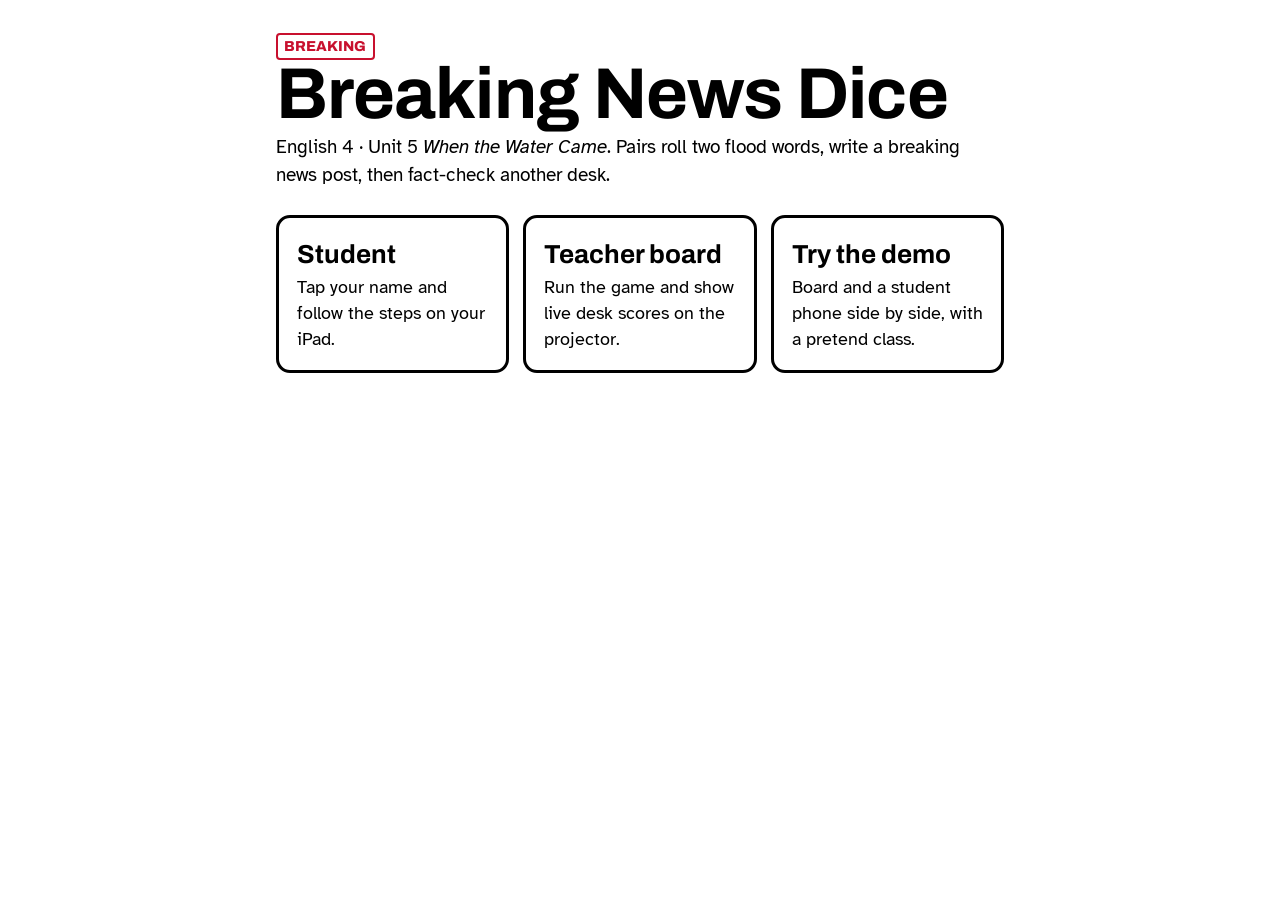
<file: index.html>
<!doctype html>
<html lang="en">
<head>
<meta charset="utf-8">
<meta name="viewport" content="width=device-width,initial-scale=1,viewport-fit=cover">
<title>Breaking News Dice</title>
<link rel="preconnect" href="https://fonts.googleapis.com"><link rel="preconnect" href="https://fonts.gstatic.com" crossorigin><link href="https://fonts.googleapis.com/css2?family=Archivo:wght@500;700;800&family=Atkinson+Hyperlegible:ital,wght@0,400;0,700;1,400&display=swap" rel="stylesheet">
<link rel="stylesheet" href="css/app.css?v=2026-11-05a">
<style>
  .home { max-width: 760px; margin: 0 auto; padding: 32px 16px 48px; }
  .home h1 { font-size: clamp(40px, 9vw, 72px); line-height: .95; }
  .home .doors { display: grid; grid-template-columns: repeat(auto-fit, minmax(220px, 1fr)); gap: 14px; margin: 26px 0; }
  .home .doors a { display: block; border: 3px solid var(--ink); border-radius: 14px; padding: 18px; color: var(--ink); text-decoration: none; }
  .home .doors a:hover { background: var(--panel); }
  .home .doors b { font-family: var(--display); font-size: 26px; display: block; }
</style>
</head>
<body>
<div class="home">
  <span class="tag">BREAKING</span>
  <h1>Breaking News Dice</h1>
  <p class="lead">English 4 · Unit 5 <i>When the Water Came</i>. Pairs roll two flood words, write a breaking news post, then fact-check another desk.</p>
  <div class="doors">
    <a href="student.html"><b>Student</b>Tap your name and follow the steps on your iPad.</a>
    <a href="teacher.html"><b>Teacher board</b>Run the game and show live desk scores on the projector.</a>
    <a href="demo.html?demo" id="demoDoor"><b>Try the demo</b>Board and a student phone side by side, with a pretend class.</a>
  </div>
</div>
<script src="js/config.js?v=2026-11-05a"></script>
</body>
</html>
</file>
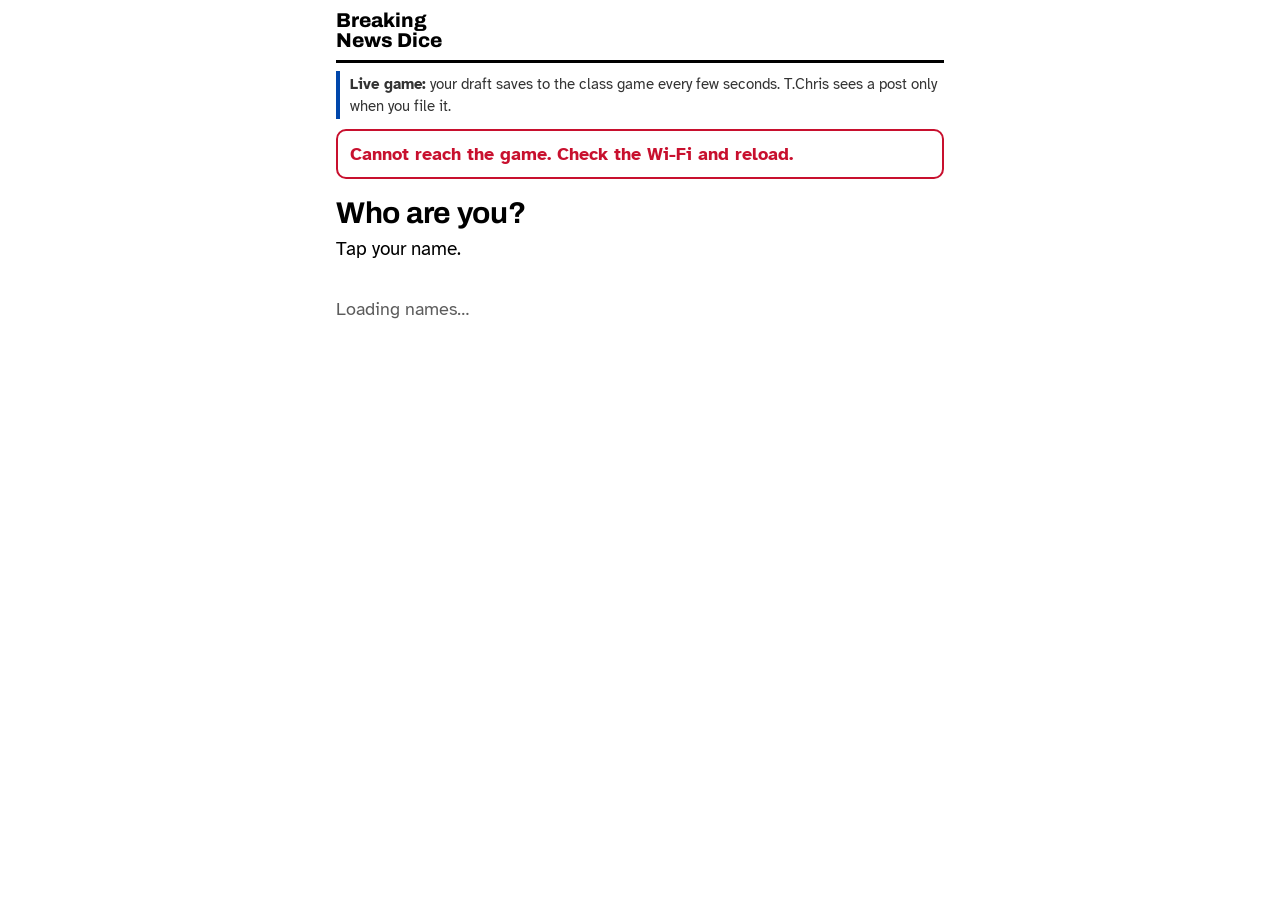
<file: student.html>
<!doctype html>
<html lang="en">
<head>
<meta charset="utf-8">
<meta name="viewport" content="width=device-width,initial-scale=1,viewport-fit=cover">
<title>Breaking News Dice</title>
<link rel="preconnect" href="https://fonts.googleapis.com"><link rel="preconnect" href="https://fonts.gstatic.com" crossorigin><link href="https://fonts.googleapis.com/css2?family=Archivo:wght@500;700;800&family=Atkinson+Hyperlegible:ital,wght@0,400;0,700;1,400&display=swap" rel="stylesheet">
<link rel="stylesheet" href="css/app.css?v=2026-11-05a">
</head>
<body>
<div class="st">
  <header class="st-top">
    <div class="brand">Breaking<br>News Dice</div>
    <div id="topDesk" style="display:flex;align-items:center;gap:10px;margin-left:auto"></div>
    <button type="button" id="copyBtn" class="btn copybtn hidden" aria-label="Copy my report">📋 Copy</button>
  </header>
  <p id="saveNote" class="savenote small hidden" role="status"></p>
  <main id="app" aria-live="polite">
    <div class="card onboard">
      <span class="tag">BREAKING</span>
      <h1 style="font-size:28px;margin:8px 0 4px">Newsroom briefing</h1>
      <p class="lead"><b>Your mission:</b> turn two random flood words into a professional breaking news post, written in formal news English.</p>
      <ol class="steps">
        <li><b>Roll the dice</b> to get two Unit 5 flood words.</li>
        <li><b>Connect the clues:</b> who, where, what happened? Write your post with both words and a passive.</li>
        <li><b>File and fact-check:</b> file your post, check a classmate’s, then roll again.</li>
      </ol>
      <p class="small muted" id="bootMsg">Opening the newsroom…</p>
    </div>
    <noscript><div class="err">This game needs JavaScript. Turn it on in your browser settings (or open the link in Safari or Chrome), then reload the page.</div></noscript>
  </main>
  <div id="toast" class="toast" role="status" aria-live="polite"></div>
</div>
<script src="js/config.js?v=2026-11-05a"></script>
<script src="js/words.js?v=2026-11-05a"></script>
<script src="js/check.js?v=2026-11-05a"></script>
<script src="js/mock-gas.js?v=2026-11-05a"></script>
<script src="js/demo-settings.js?v=2026-11-05a"></script>
<script src="js/server.js?v=2026-11-05a"></script>
<script src="js/ui.js?v=2026-11-05a"></script>
<script src="js/newsroom.js?v=2026-11-05a"></script>
<script src="js/student.js?v=2026-11-05a"></script>
</body>
</html>
</file>
<file: css/app.css>
/* Breaking News Dice — shared styles.
   Projector rule: black text on white; colours strong enough to survive a dim,
   low-quality projector; no white text on coloured fills. */
:root {
  --paper: #ffffff;
  --ink: #000000;
  --ink-2: #333333;
  --muted: #5c5c5c;
  --flood: #0047ab;        /* cobalt floodwater */
  --flood-soft: #c9dcf7;
  --alert: #c8102e;        /* BREAKING red, timer warnings */
  --ok: #00703c;           /* checks passed */
  --line: #000000;
  --panel: #f2f5f9;
  --gauge-a: #000000;
  --gauge-b: #c8102e;
  --radius: 10px;
  --display: "Archivo", "Arial Narrow", Arial, sans-serif;
  --body: "Atkinson Hyperlegible", Verdana, Arial, sans-serif;
  color-scheme: light;
}
* { box-sizing: border-box; }
html, body { margin: 0; background: var(--paper); color: var(--ink); }
body { font-family: var(--body); font-size: 18px; line-height: 1.45; -webkit-text-size-adjust: 100%; }
button, input, textarea, select { font: inherit; color: inherit; }
button { cursor: pointer; }
:focus-visible { outline: 3px solid var(--flood); outline-offset: 2px; }
h1, h2, h3 { font-family: var(--display); line-height: 1.1; margin: 0; letter-spacing: -0.01em; }
.hidden { display: none !important; }
.muted { color: var(--muted); }
.small { font-size: 0.85em; }

/* buttons */
.btn { border: 2px solid var(--ink); background: var(--paper); border-radius: var(--radius);
  padding: 0.6em 1.1em; font-weight: 700; min-height: 48px; }
.btn:hover { background: var(--panel); }
.btn.primary { background: var(--flood-soft); border-color: var(--flood); }
.btn.primary:hover { background: #b3cdf2; }
.btn.alert { border-color: var(--alert); color: var(--alert); }
.btn:disabled { opacity: 0.45; cursor: default; }
.btn.big { font-size: 1.25em; padding: 0.8em 1.4em; width: 100%; }

/* the BREAKING tag: red outline, black-on-white text (projects well) */
.tag { display: inline-block; font-family: var(--display); font-weight: 800; font-size: 0.8em;
  border: 2px solid var(--alert); color: var(--alert); padding: 0.05em 0.45em; border-radius: 4px; }

/* word chips with the dice words highlighted in posts */
mark.w { background: none; color: var(--flood); font-weight: 700; text-decoration: underline 3px var(--flood); text-underline-offset: 3px; }
.chip { display: inline-flex; align-items: center; gap: 0.35em; border: 2px solid var(--flood); border-radius: 999px;
  padding: 0.25em 0.8em; font-weight: 700; background: var(--paper); }

/* dice */
.dice { display: flex; gap: 18px; justify-content: center; perspective: 700px; margin: 18px 0; }
.die { width: 156px; height: 156px; border: 4px solid var(--ink); border-radius: 22px; background: var(--paper);
  display: grid; place-items: center; text-align: center; padding: 6px; position: relative;
  font-family: var(--display); font-weight: 800; font-size: 24px; line-height: 1.05; }
.die.len2 { font-size: 20px; }
.die.len3 { font-size: 16px; }
.die .pos { position: absolute; bottom: 8px; left: 0; right: 0; font-family: var(--body); font-weight: 400; font-size: 13px; color: var(--muted); }
.die .pips { display: grid; grid-template-columns: repeat(3, 20px); gap: 10px; }
.die .pips i { width: 20px; height: 20px; border-radius: 50%; background: var(--ink); }
.die .pips i.o { background: none; }
.die.rolling { animation: tumble 0.9s cubic-bezier(.3,.7,.4,1); }
@keyframes tumble {
  0% { transform: rotateX(0) rotateZ(0) translateY(0); }
  40% { transform: rotateX(360deg) rotateZ(90deg) translateY(-24px); }
  100% { transform: rotateX(720deg) rotateZ(0) translateY(0); }
}
@media (prefers-reduced-motion: reduce) { .die.rolling { animation: none; } .gauge .water { transition: none !important; } }

/* ================= student console ================= */
.st { max-width: 640px; margin: 0 auto; padding: 0 16px 48px; }
.st-top { position: sticky; top: env(safe-area-inset-top, 0px); z-index: 5; background: var(--paper);
  border-bottom: 3px solid var(--ink); display: flex; align-items: center; gap: 10px; padding: 10px 0; }
.st-top .brand { font-family: var(--display); font-weight: 800; font-size: 20px; line-height: 1; }
.st-top .desk { margin-left: auto; text-align: right; font-size: 14px; line-height: 1.2; }
.st-top .desk b { display: block; font-family: var(--display); font-size: 16px; }
.st-top .score { font-family: var(--display); font-weight: 800; font-size: 26px; border: 3px solid var(--flood);
  border-radius: 10px; padding: 0 10px; min-width: 56px; text-align: center; }
.st-phase { display: flex; align-items: baseline; justify-content: space-between; margin: 18px 0 6px; gap: 8px; }
.st-phase h1 { font-size: 30px; }
.st-timer { font-family: var(--display); font-weight: 800; font-size: 30px; font-variant-numeric: tabular-nums; }
.st-timer.low { color: var(--alert); }
.lead { font-size: 19px; margin: 6px 0 14px; }
.card { border: 2px solid var(--ink); border-radius: var(--radius); padding: 14px 16px; margin: 12px 0; background: var(--paper); }
.card.soft { border-color: #b8b8b8; }
.steps { padding-left: 1.3em; margin: 6px 0; }
.steps li { margin: 6px 0; }
.names { display: grid; grid-template-columns: repeat(auto-fill, minmax(130px, 1fr)); gap: 10px; margin: 12px 0; }
.names button { border: 2px solid var(--ink); border-radius: var(--radius); background: var(--paper);
  min-height: 56px; font-weight: 700; font-size: 18px; padding: 6px; }
.names button:hover { background: var(--flood-soft); }
.err { border: 2px solid var(--alert); color: var(--alert); border-radius: var(--radius); padding: 10px 12px; margin: 10px 0; font-weight: 700; }
.wordchips { display: flex; gap: 10px; flex-wrap: wrap; margin: 6px 0 10px; }
.wordchips button { font-size: 18px; }
.post-in { width: 100%; min-height: 150px; border: 3px solid var(--ink); border-radius: var(--radius); padding: 12px;
  font-size: 19px; line-height: 1.45; resize: vertical; }
.post-in:disabled { background: var(--panel); }
.post-head { display: flex; align-items: center; gap: 10px; margin: 14px 0 6px; }
.checks { list-style: none; padding: 0; margin: 10px 0; display: grid; gap: 6px; }
.checks li { display: flex; gap: 10px; align-items: flex-start; }
.checks .ic { flex: 0 0 26px; height: 26px; border: 2px solid var(--muted); border-radius: 50%; display: grid; place-items: center;
  font-weight: 800; font-size: 15px; color: var(--muted); }
.checks li.yes .ic { border-color: var(--ok); color: var(--ok); }
.checks li.trap .ic { border-color: var(--alert); color: var(--alert); }
.checks li.trap { color: var(--alert); font-weight: 700; }
.checks .pts { margin-left: auto; font-weight: 700; color: var(--muted); white-space: nowrap; }
.checks li.yes .pts { color: var(--ok); }
.post-show { font-size: 20px; line-height: 1.5; }
.post-show .tag { margin-right: 6px; vertical-align: 2px; }
.q { margin: 16px 0; }
.q .def { font-size: 15px; color: var(--muted); margin: 2px 0 8px; }
.seg { display: flex; gap: 10px; }
.seg button { flex: 1; border: 2px solid var(--ink); border-radius: var(--radius); background: var(--paper); min-height: 52px; font-weight: 700; }
.seg button[aria-pressed="true"] { background: var(--flood-soft); border-color: var(--flood); }
.seg button.no[aria-pressed="true"] { background: #f8d6dc; border-color: var(--alert); }
.stars button { font-size: 18px; }
.sheet-bg { position: fixed; inset: 0; background: rgba(0,0,0,.35); z-index: 20; display: flex; align-items: flex-end; justify-content: center; }
.sheet { background: var(--paper); width: 100%; max-width: 640px; border-radius: 18px 18px 0 0; border: 3px solid var(--ink); border-bottom: 0;
  padding: 18px 18px calc(18px + env(safe-area-inset-bottom, 0px)); }
.sheet h2 { font-size: 30px; }
.sheet .pos { color: var(--muted); }
.sheet dl { margin: 10px 0 14px; }
.sheet dt { font-weight: 700; margin-top: 8px; }
.sheet dd { margin: 2px 0 0; }
.breakdown { width: 100%; border-collapse: collapse; margin: 6px 0; }
.breakdown td { padding: 6px 0; border-bottom: 1px solid #d0d0d0; }
.breakdown td:last-child { text-align: right; font-weight: 700; white-space: nowrap; }
.breakdown tr.total td { border-bottom: 0; font-family: var(--display); font-size: 22px; }
.bigrank { font-family: var(--display); font-weight: 800; font-size: 64px; line-height: 1; }
.partner { border-left: 4px solid var(--flood); padding: 4px 0 4px 12px; margin: 10px 0; }
.who { position: absolute; top: -9999px; }

/* ================= teacher console (projector) ================= */
.tc { font-size: 20px; height: 100vh; display: flex; flex-direction: column; }
.tc-top { display: flex; align-items: center; gap: 18px; padding: 12px 24px; border-bottom: 4px solid var(--ink); flex-wrap: wrap; }
.tc-brand { font-family: var(--display); font-weight: 800; font-size: 30px; line-height: 0.95; }
.tc-round { font-family: var(--display); font-weight: 700; font-size: 22px; }
.tc-round .ph { display: block; font-family: var(--body); font-weight: 700; font-size: 16px; color: var(--muted); }
.tc-timer { font-family: var(--display); font-weight: 800; font-size: 56px; line-height: 1; font-variant-numeric: tabular-nums; min-width: 3.2ch; }
.tc-timer.low { color: var(--alert); }
.tc-ctrl { margin-left: auto; display: flex; gap: 10px; flex-wrap: wrap; align-items: center; }
.tc-ctrl .btn { font-size: 18px; }
body.clean .tc-ctrl .btn:not(#btnClean) { display: none; }
.tc-stage { flex: 1; min-height: 0; overflow: auto; padding: 14px 24px 16px; display: flex; flex-direction: column; gap: 12px; }
.tc-status { font-size: 24px; font-weight: 700; display: flex; gap: 28px; flex-wrap: wrap; align-items: baseline; }
.tc-status .num { font-family: var(--display); font-size: 36px; font-weight: 800; }
.tc-title { font-size: 46px; }
.joinbox { display: grid; grid-template-columns: auto 1fr; gap: 28px; align-items: start; }
.joinbox .qr { border: 3px solid var(--ink); padding: 10px; background: #fff; width: 252px; height: 252px; }
.joinbox .url { font-family: var(--display); font-weight: 700; font-size: 26px; overflow-wrap: anywhere; }
.namechips { display: flex; flex-wrap: wrap; gap: 10px; margin-top: 14px; }
.namechips span { border: 2px solid var(--ink); border-radius: 999px; padding: 4px 14px; font-weight: 700; }
.namechips span.wait { border-color: #bdbdbd; color: #9a9a9a; }
.deskgrid { display: grid; grid-template-columns: repeat(auto-fill, minmax(250px, 1fr)); gap: 14px; }
.deskcard { border: 3px solid var(--ink); border-radius: var(--radius); padding: 12px 16px; }
.deskcard h3 { font-size: 24px; }
.deskcard p { margin: 6px 0 0; font-size: 22px; }

/* the river-gauge leaderboard: one gauge staff per desk, water rises with the score */
.gauge-wrap { display: grid; grid-template-columns: 54px minmax(0, 1fr); gap: 8px; flex: 1 1 0; min-height: 250px; --labh: 126px; }
.gauge-axis { position: relative; }
.gauge-axis span { position: absolute; right: 6px; transform: translateY(50%); font-weight: 700; font-size: 16px; color: var(--muted); }
.gauge-board { display: grid; gap: 10px; grid-template-rows: minmax(0, 1fr); align-items: stretch; position: relative; min-height: 0; }
.gauge { display: grid; grid-template-rows: minmax(0, 1fr) var(--labh, 126px); min-width: 0; min-height: 0; }
.gauge .tube { position: relative; border-bottom: 4px solid var(--ink); }
.gauge .staff { position: absolute; left: 0; bottom: 0; top: 0; width: 12px;
  background: repeating-linear-gradient(to top, var(--gauge-a) 0 calc(var(--seg) * .45), #fff calc(var(--seg) * .45) calc(var(--seg) * .5),
    var(--gauge-b) calc(var(--seg) * .5) calc(var(--seg) * .95), #fff calc(var(--seg) * .95) var(--seg)); }
.gauge .water { position: absolute; left: 16px; right: 0; bottom: 0; background: var(--flood); border-radius: 4px 4px 0 0;
  transition: height 1.2s cubic-bezier(.2,.8,.2,1); }
.gauge .tot { position: absolute; left: 16px; right: 0; text-align: center; font-family: var(--display); font-weight: 800;
  font-size: 34px; line-height: 1; transition: bottom 1.2s cubic-bezier(.2,.8,.2,1); }
.gauge .lab { padding-top: 6px; text-align: center; min-width: 0; overflow: hidden; }
.gauge .lab b { display: block; font-family: var(--display); font-size: 18px; line-height: 1.1; }
.gauge .lab span { display: block; font-size: 14px; color: var(--ink-2); line-height: 1.2; overflow-wrap: anywhere; }
.gauge .lab .rk { font-weight: 800; color: var(--ink); font-size: 15px; }
.gauge.leader .lab b { color: var(--alert); }
.gauge .tot small { display: block; font-family: var(--body); font-weight: 800; color: var(--ok); font-size: 18px; line-height: 1.2; }
.cands { display: grid; grid-template-columns: repeat(auto-fit, minmax(300px, 1fr)); gap: 16px; }
.cand { border: 3px solid var(--ink); border-radius: var(--radius); padding: 14px 16px; display: flex; flex-direction: column; gap: 10px; }
.cand.front { border-color: var(--alert); border-width: 5px; }
.cand .post-show { font-size: 21px; line-height: 1.4; }
.cand { padding: 10px 14px; gap: 6px; }
.cand .meta { font-size: 17px; color: var(--ink-2); display: flex; gap: 12px; flex-wrap: wrap; align-items: center; }
.frontpage { border: 5px solid var(--alert); border-radius: var(--radius); padding: 18px 22px; }
.frontpage .post-show { font-size: 32px; line-height: 1.35; }
.setup { max-width: 760px; }
.setup .row { display: flex; gap: 18px; flex-wrap: wrap; margin: 14px 0; }
.setup label { display: grid; gap: 4px; font-weight: 700; }
.setup select { border: 2px solid var(--ink); border-radius: var(--radius); padding: 8px 10px; min-height: 48px; background: #fff; }

/* drawer: desk editing, posts, settings */
.drawer { position: fixed; top: 0; right: 0; bottom: 0; width: min(560px, 100vw); background: #fff; border-left: 4px solid var(--ink);
  z-index: 30; overflow-y: auto; padding: 16px 20px 40px; font-size: 17px; box-shadow: -8px 0 24px rgba(0,0,0,.18); }
.drawer h2 { font-size: 26px; margin: 18px 0 8px; }
.drawer .close { position: sticky; top: 0; float: right; }
.drawer .dk { border: 2px solid var(--ink); border-radius: var(--radius); padding: 8px 10px; margin: 8px 0; }
.drawer .dk header { display: flex; gap: 8px; align-items: center; font-weight: 700; }
.drawer .dk header .btn { margin-left: auto; min-height: 36px; padding: 2px 10px; font-size: 15px; }
.drawer .mem { border: 2px solid var(--ink); border-radius: 999px; background: #fff; padding: 2px 12px; margin: 4px 4px 0 0; min-height: 36px; font-weight: 700; }
.drawer .mem.sel { background: var(--flood-soft); border-color: var(--flood); }
.drawer .post { border-bottom: 1px solid #ccc; padding: 10px 0; }
.drawer .post .acts { display: flex; gap: 8px; margin-top: 6px; flex-wrap: wrap; }
.drawer .post .acts .btn { min-height: 36px; padding: 2px 10px; font-size: 15px; }
.drawer .post.spiked { opacity: .5; text-decoration: line-through; }
.gate { position: fixed; inset: 0; background: #fff; z-index: 40; display: grid; place-items: center; }
.gate form { display: grid; gap: 12px; width: min(360px, 90vw); }
.gate input { border: 3px solid var(--ink); border-radius: var(--radius); padding: 12px; font-size: 28px; text-align: center; letter-spacing: .3em; }
body.offline .tc-top { border-bottom-color: var(--alert); }

/* team-number picker: five across, like Conditionals Arena */
.teams { display: grid; grid-template-columns: repeat(5, minmax(0, 1fr)); gap: 10px; margin: 14px 0; }
.teams button { border: 3px solid var(--ink); border-radius: var(--radius); background: var(--paper); aspect-ratio: 1; max-width: 100%;
  font-family: var(--display); font-weight: 800; font-size: 28px; padding: 0; }
.teams button:hover:not(:disabled) { background: var(--panel); }
.teams button.sel { background: var(--flood-soft); border-color: var(--flood); border-width: 4px; }
.teams button.full, .teams button:disabled { border-color: #c4c4c4; color: #b0b0b0; text-decoration: line-through; }
.waitbar { font-weight: 700; }
.waitbar .dots i { font-style: normal; animation: blink 1.4s infinite both; }
.waitbar .dots i:nth-child(2) { animation-delay: .2s; }
.waitbar .dots i:nth-child(3) { animation-delay: .4s; }
@keyframes blink { 0%, 80%, 100% { opacity: .2; } 40% { opacity: 1; } }
@media (prefers-reduced-motion: reduce) { .waitbar .dots i { animation: none; } }
.teamgrid { display: grid; grid-template-columns: repeat(auto-fill, minmax(190px, 1fr)); gap: 12px; }
.teamcard { border: 3px solid var(--ink); border-radius: var(--radius); padding: 8px 12px; display: grid; grid-template-columns: auto 1fr; gap: 0 12px; align-items: center; }
.teamcard.half { border-style: dashed; }
.teamcard b { font-family: var(--display); font-weight: 800; font-size: 40px; line-height: 1; grid-row: span 2; }
.teamcard i { font-style: normal; font-size: 15px; color: var(--muted); }
.teamcard span { font-weight: 700; font-size: 20px; line-height: 1.2; }
.gauge .lab .num { font-family: var(--display); font-weight: 800; font-size: 15px; color: var(--ink); }

/* individual leaderboard: one row per student, the water level is her score */
.lb { display: grid; grid-template-columns: minmax(0, 1fr) minmax(0, 1fr); column-gap: 28px; row-gap: 4px; flex: 1 1 0; min-height: 200px; }
.lbrow { display: grid; grid-template-columns: 44px minmax(90px, 160px) minmax(0, 1fr) 70px 48px; align-items: center; gap: 10px;
  font-size: 19px; min-height: 0; border-bottom: 1px solid #d8d8d8; }
.lbrow .rk { font-family: var(--display); font-weight: 800; color: var(--muted); font-variant-numeric: tabular-nums; }
.lbrow .nm { font-weight: 700; white-space: nowrap; overflow: hidden; text-overflow: ellipsis; }
.lbrow .track { position: relative; height: 70%; min-height: 12px; max-height: 26px; border-left: 3px solid var(--ink);
  background: repeating-linear-gradient(to right, transparent 0 calc(10% - 1px), #c8c8c8 calc(10% - 1px) 10%); }
.lbrow .water { position: absolute; left: 0; top: 0; bottom: 0; background: var(--flood); border-radius: 0 4px 4px 0; transition: width 1.2s cubic-bezier(.2,.8,.2,1); }
.lbrow .tot { font-family: var(--display); font-weight: 800; font-size: 22px; text-align: right; font-variant-numeric: tabular-nums; white-space: nowrap; }
.lbrow .tot small { color: var(--ok); font-family: var(--body); font-size: 14px; }
.lbrow .meta { font-size: 14px; color: var(--muted); font-weight: 700; }
.lbrow.leader .nm, .lbrow.leader .rk { color: var(--alert); }
.cands.two { grid-template-columns: repeat(2, minmax(0, 1fr)); }
.cands.two .post-show { font-size: 19px; }
label.tick { display: flex; gap: 10px; align-items: center; font-weight: 700; }
label.tick input { width: 24px; height: 24px; }
@media (prefers-reduced-motion: reduce) { .lbrow .water { transition: none; } }
@media (max-width: 900px) { .lb { grid-template-columns: minmax(0, 1fr); } }

/* ===== student console: newsroom scaffolding (Nov 2026 B2 review) ===== */
.st-top .copybtn { min-height: 40px; padding: 0.3em 0.7em; font-size: 15px; flex: 0 0 auto; }
.savenote { margin: 8px 0 0; color: var(--ink-2); border-left: 4px solid var(--flood); padding: 2px 0 2px 10px; }
.onboard .steps li { margin: 8px 0; }
.toast { position: fixed; left: 50%; bottom: calc(24px + env(safe-area-inset-bottom, 0px)); transform: translate(-50%, 20px);
  background: var(--paper); color: var(--ink); border: 3px solid var(--ok); border-radius: var(--radius); padding: 10px 18px;
  font-weight: 700; opacity: 0; pointer-events: none; transition: opacity .2s, transform .2s; z-index: 50; max-width: calc(100vw - 32px); }
.toast.show { opacity: 1; transform: translate(-50%, 0); }
details.tools { border: 2px solid var(--flood); border-radius: var(--radius); padding: 0; margin: 12px 0; background: var(--paper); }
details.tools > summary { cursor: pointer; padding: 10px 14px; font-weight: 700; min-height: 44px; list-style-position: inside; }
details.tools[open] > summary { border-bottom: 1px solid var(--flood-soft); }
details.tools > *:not(summary) { margin-left: 14px; margin-right: 14px; }
details.tools .pb-group { margin-top: 10px; margin-bottom: 10px; }
.pb-chips { display: flex; flex-wrap: wrap; gap: 8px; margin-top: 6px; }
.pb-chip { border: 2px solid var(--flood); background: var(--paper); border-radius: 999px; padding: 6px 12px; min-height: 44px;
  font-size: 16px; text-align: left; line-height: 1.25; max-width: 100%; }
.pb-chip:hover, .pb-chip:active { background: var(--flood-soft); }
.mission .mcount { float: right; font-family: var(--display); font-weight: 800; color: var(--muted); }
.mission .mcount.all { color: var(--ok); }
.mission .checks { margin-bottom: 12px; }
.pace { display: flex; flex-wrap: wrap; align-items: center; gap: 6px 12px; margin: 4px 0 6px; }
.pace .btn { min-height: 44px; padding: 0.35em 0.9em; font-size: 16px; }
.pace-box { flex: 1 1 100%; border: 2px solid var(--ink); border-radius: var(--radius); padding: 10px 12px; }
.pace-bar { height: 12px; border: 2px solid var(--ink); border-radius: 999px; overflow: hidden; margin-bottom: 8px; }
.pace-bar i { display: block; height: 100%; width: 0; background: var(--flood); transition: width .25s linear; }
.pace-phase { font-size: 17px; }
.pace-phase.last .pace-clock { color: var(--alert); }
.pace-clock { font-family: var(--display); font-weight: 800; font-variant-numeric: tabular-nums; margin-left: 6px; }
.sheet ul.np { margin: 4px 0 0; padding-left: 1.2em; }
.sheet { max-height: 92vh; overflow-y: auto; }
@media (prefers-reduced-motion: reduce) { .toast, .pace-bar i { transition: none; } }

/* ================= Arena view (modelled on the Nominalization Arena leaderboard) ================= */
.arena { --a-ink: #1a1410; --a-paper: #f4ead7; --a-gold: #c8961e; --a-green: #2f7d52; --a-red: #b8442f; --a-silver: #cfc3a8; --a-bronze: #c08a58;
  position: fixed; inset: 0; z-index: 25; display: flex; flex-direction: column; padding: 18px 32px 14px; overflow: hidden;
  font-family: 'Space Mono', monospace; color: var(--a-paper); background: var(--a-ink);
  background-image: radial-gradient(circle at 15% 12%, rgba(200,150,30,.18), transparent 45%), radial-gradient(circle at 85% 88%, rgba(47,125,82,.14), transparent 45%); }
body.arena-on { overflow: hidden; }
.arena h1, .arena h3 { letter-spacing: 0; }
.ar-top { display: flex; justify-content: space-between; align-items: flex-start; gap: 22px; flex: 0 0 auto; }
.ar-title .kicker { font-size: 11px; letter-spacing: .4em; text-transform: uppercase; color: var(--a-gold); }
.ar-title h1 { font-family: 'Fraunces', serif; font-weight: 900; font-size: 36px; line-height: .98; margin-top: 3px; }
.ar-title h1 em { font-style: italic; color: var(--a-gold); }
.ar-title .sub { font-size: 12px; letter-spacing: .08em; color: rgba(244,234,215,.65); margin-top: 6px; overflow-wrap: anywhere; }
.ar-title .sub b { color: var(--a-paper); }
.ar-count { text-align: right; flex: 0 0 auto; }
.ar-count .lab { font-size: 10px; letter-spacing: .3em; text-transform: uppercase; color: var(--a-gold); }
.ar-count .big { font-family: 'Fraunces', serif; font-weight: 900; font-size: 64px; line-height: .9; font-variant-numeric: tabular-nums; }
.ar-count .state { font-size: 10px; letter-spacing: .22em; text-transform: uppercase; margin-top: 1px; color: rgba(244,234,215,.55); }

.ar-strip { flex: 0 0 auto; display: grid; grid-template-columns: 1.25fr 1fr 1fr; gap: 14px; margin-top: 12px; }
.arena .pcard { position: relative; overflow: hidden; border-radius: 16px; padding: 14px 16px; border: 3px solid; background: rgba(0,0,0,.30);
  display: flex; align-items: center; gap: 14px; min-height: 104px; transition: transform .45s cubic-bezier(.2,.9,.3,1.25), box-shadow .45s; }
.arena .pcard .rank { font-family: 'Fraunces', serif; font-weight: 900; font-size: 44px; line-height: 1; flex: 0 0 auto; width: 52px; text-align: center; }
.arena .pcard .info { flex: 1; min-width: 0; }
.arena .pcard .nm { font-family: 'Fraunces', serif; font-weight: 900; font-size: 26px; line-height: 1.1; white-space: nowrap; overflow: hidden; text-overflow: ellipsis; }
.arena .pcard .meta { font-size: 12px; letter-spacing: .05em; white-space: nowrap; overflow: hidden; text-overflow: ellipsis; color: rgba(244,234,215,.65); margin-top: 4px; }
.arena .pcard .sc { font-family: 'Fraunces', serif; font-weight: 900; font-size: 40px; line-height: 1; text-align: right; font-variant-numeric: tabular-nums; }
.arena .pcard .delta { font-size: 12px; text-align: right; height: 14px; color: #5fc28a; font-weight: 700; }
.arena .pcard .delta.dn { color: var(--a-red); }
.arena .pcard.p1 { border-color: var(--a-gold); background: linear-gradient(135deg, rgba(200,150,30,.30), rgba(0,0,0,.35)); box-shadow: 0 0 34px rgba(200,150,30,.35); animation: arFloat 3.4s ease-in-out infinite; }
.arena .pcard.p1 .rank, .arena .pcard.p1 .sc { color: var(--a-gold); }
.arena .pcard.p2 { border-color: var(--a-silver); background: linear-gradient(135deg, rgba(207,195,168,.18), rgba(0,0,0,.35)); }
.arena .pcard.p2 .rank, .arena .pcard.p2 .sc { color: var(--a-silver); }
.arena .pcard.p3 { border-color: var(--a-bronze); background: linear-gradient(135deg, rgba(192,138,88,.18), rgba(0,0,0,.35)); }
.arena .pcard.p3 .rank, .arena .pcard.p3 .sc { color: var(--a-bronze); }
.arena .pcard.slotopen { border-color: rgba(244,234,215,.14); opacity: .4; justify-content: center; }
.arena .pcard.slotopen .nm { font-size: 15px; color: rgba(244,234,215,.6); font-family: 'Space Mono', monospace; }
.arena .pcard.p1::after { content: ''; position: absolute; top: 0; left: -60%; width: 45%; height: 100%;
  background: linear-gradient(100deg, transparent, rgba(255,255,255,.30), transparent); animation: arSweep 3.2s ease-in-out infinite; pointer-events: none; }
.arena .crown { position: absolute; top: -4px; right: 12px; font-size: 26px; animation: arBob 1.8s ease-in-out infinite; filter: drop-shadow(0 0 8px rgba(200,150,30,.9)); }
.arena .pcard.bump { animation: arBump .55s cubic-bezier(.2,.9,.3,1.4); }
.arena .pcard.newleader { animation: arCrownflash 1.15s ease-out; }
@keyframes arFloat { 0%, 100% { transform: translateY(0); } 50% { transform: translateY(-5px); } }
@keyframes arSweep { 0% { left: -60%; } 55% { left: 130%; } 100% { left: 130%; } }
@keyframes arBob { 0%, 100% { transform: translateY(0) rotate(-6deg); } 50% { transform: translateY(-5px) rotate(6deg); } }
@keyframes arBump { 0% { transform: scale(1); } 35% { transform: scale(1.055); } 100% { transform: scale(1); } }
@keyframes arCrownflash { 0% { box-shadow: 0 0 0 rgba(200,150,30,0); transform: scale(1); } 22% { box-shadow: 0 0 70px rgba(200,150,30,.95); transform: scale(1.07); }
  100% { box-shadow: 0 0 34px rgba(200,150,30,.35); transform: scale(1); } }

.ar-body { flex: 1; display: grid; grid-template-columns: minmax(0, 1fr) 292px; gap: 20px; margin-top: 14px; min-height: 0; }
.ar-chartcol { display: flex; flex-direction: column; min-height: 0; }
.ar-chartcol .ch { font-size: 10px; letter-spacing: .26em; text-transform: uppercase; color: var(--a-gold); margin-bottom: 7px; }
.ar-scroll { flex: 1; overflow-y: auto; overflow-x: hidden; min-height: 0; position: relative; scrollbar-width: thin; scrollbar-color: rgba(200,150,30,.5) transparent; }
.ar-bars { display: flex; flex-direction: column; gap: 8px; padding-right: 8px; }
.ar-row { display: grid; grid-template-columns: minmax(110px, 210px) minmax(0, 1fr); align-items: center; gap: 12px; height: 38px; flex: 0 0 auto; }
.ar-row .lab { font-family: 'Fraunces', serif; font-weight: 900; font-size: 18px; text-align: right; white-space: nowrap; overflow: hidden; text-overflow: ellipsis; }
.ar-row .track { position: relative; height: 100%; margin-right: 44px;
  background: repeating-linear-gradient(to right, rgba(244,234,215,.12) 0 1px, transparent 1px var(--grid, 10%)); }
.ar-row .bar { position: absolute; left: 0; top: 2px; bottom: 2px; border: 2px solid var(--a-ink); border-radius: 8px; transition: width .65s cubic-bezier(.2,.8,.2,1); }
.ar-row .val { position: absolute; top: 50%; transform: translateY(-50%); font-weight: 700; font-size: 14px; transition: left .65s cubic-bezier(.2,.8,.2,1); }
.ar-empty { position: absolute; inset: 0; display: flex; flex-direction: column; align-items: center; justify-content: center; text-align: center; gap: 8px;
  font-family: 'Fraunces', serif; font-size: 24px; color: var(--a-gold); opacity: .7; }
.ar-empty small { font-family: 'Space Mono', monospace; font-size: 12px; letter-spacing: .1em; opacity: .75; }
.ar-side { display: flex; flex-direction: column; gap: 11px; min-height: 0; }
.ar-panel { border: 2px solid rgba(200,150,30,.42); border-radius: 12px; padding: 12px 13px; background: rgba(0,0,0,.22); }
.ar-panel h3 { font-family: 'Fraunces', serif; font-size: 15px; color: var(--a-gold); margin-bottom: 8px; }
.ar-panel .kv { display: flex; justify-content: space-between; font-size: 13px; padding: 4px 0; border-bottom: 1px dashed rgba(244,234,215,.14); }
.ar-panel .kv:last-child { border-bottom: 0; }
.ar-panel .kv b { font-family: 'Fraunces', serif; font-size: 17px; }
.ar-feed { flex: 1; min-height: 0; display: flex; flex-direction: column; }
.ar-feed .feedlist { overflow-y: auto; min-height: 0; scrollbar-width: thin; scrollbar-color: rgba(200,150,30,.5) transparent; }
.ar-feed .row { font-size: 13px; padding: 5px 0; border-bottom: 1px dashed rgba(244,234,215,.12); display: flex; justify-content: space-between; gap: 9px; }
.ar-feed .row.top3 .t { color: var(--a-gold); font-weight: 700; }
.ar-feed .row .t { white-space: nowrap; overflow: hidden; text-overflow: ellipsis; }
.ar-feed .row .acc { color: rgba(244,234,215,.65); white-space: nowrap; }
.ar-ctrl { display: flex; gap: 9px; align-items: center; margin-top: 12px; flex-wrap: wrap; flex: 0 0 auto; }
.ar-ctrl button { font-family: 'Fraunces', serif; font-weight: 900; font-size: 15px; padding: 9px 16px; border: 2px solid var(--a-gold);
  border-radius: 9px; background: var(--a-gold); color: var(--a-ink); cursor: pointer; min-height: 44px; }
.ar-ctrl button.ghost { background: transparent; color: var(--a-gold); }
.ar-ctrl button[data-armed="1"] { background: var(--a-red); border-color: var(--a-red); color: var(--a-paper); }
.ar-ctrl .spacer { flex: 1; }
.ar-ctrl .status { font-size: 11px; letter-spacing: .15em; color: var(--a-gold); text-transform: uppercase; }
.arena :focus-visible, .ar-podium :focus-visible { outline: 3px solid var(--a-paper, #f4ead7); outline-offset: 2px; }

/* podium overlay */
.ar-confetti { position: fixed; inset: 0; z-index: 130; pointer-events: none; display: none; }
.ar-confetti.show { display: block; }
.ar-podium { --a-ink: #1a1410; --a-paper: #f4ead7; --a-gold: #c8961e; --a-silver: #cfc3a8; --a-bronze: #c08a58;
  position: fixed; inset: 0; z-index: 120; display: none; flex-direction: column; align-items: center; justify-content: center; padding: 26px;
  font-family: 'Space Mono', monospace; color: var(--a-paper); background: radial-gradient(circle at 50% 40%, rgba(40,28,14,.93), rgba(10,8,6,.985)); }
.ar-podium.show { display: flex; }
.ar-podium h2 { font-family: 'Fraunces', serif; font-size: 48px; color: var(--a-gold); margin-bottom: 4px; text-shadow: 0 0 26px rgba(200,150,30,.55); animation: arTitlein .8s cubic-bezier(.2,.9,.3,1.3); }
.ar-podium .psub { font-size: 12px; letter-spacing: .3em; text-transform: uppercase; color: rgba(244,234,215,.6); margin-bottom: 30px; }
.ar-podium .plinks { display: flex; align-items: flex-end; gap: 20px; margin-bottom: 26px; }
.ar-podium .pcol { display: flex; flex-direction: column; align-items: center; gap: 8px; width: 230px; }
.ar-podium .pcol .nm { font-family: 'Fraunces', serif; font-weight: 900; font-size: 26px; text-align: center; line-height: 1.15; }
.ar-podium .pcol .sc { font-family: 'Fraunces', serif; font-size: 32px; color: var(--a-gold); }
.ar-podium .pcol .ac { font-size: 12px; color: rgba(244,234,215,.65); letter-spacing: .05em; text-align: center; }
.ar-podium .block { width: 100%; border: 3px solid var(--a-gold); border-radius: 12px 12px 0 0; display: flex; align-items: center; justify-content: center;
  font-family: 'Fraunces', serif; font-size: 44px; font-weight: 900; color: var(--a-ink); transform-origin: bottom; animation: arRise .75s cubic-bezier(.2,.9,.3,1.2) both; }
.ar-podium .b1 { height: 186px; background: var(--a-gold); animation-delay: .45s; box-shadow: 0 0 46px rgba(200,150,30,.5); }
.ar-podium .b2 { height: 138px; background: var(--a-silver); animation-delay: .15s; }
.ar-podium .b3 { height: 104px; background: var(--a-bronze); animation-delay: .3s; }
.ar-podium .pcol.winner .nm { animation: arGlow 2s ease-in-out infinite; }
.ar-podium .rest { font-size: 14px; color: rgba(244,234,215,.75); text-align: center; line-height: 1.9; max-width: 660px; }
.ar-podium .podbtns { display: flex; gap: 10px; margin-top: 22px; }
.ar-podium .podbtns button { font-family: 'Fraunces', serif; font-weight: 900; font-size: 15px; padding: 10px 20px; min-height: 44px;
  border: 2px solid var(--a-gold); border-radius: 9px; background: transparent; color: var(--a-gold); cursor: pointer; }
@keyframes arTitlein { from { transform: scale(.75); opacity: 0; } to { transform: scale(1); opacity: 1; } }
@keyframes arRise { from { transform: scaleY(0); } to { transform: scaleY(1); } }
@keyframes arGlow { 0%, 100% { text-shadow: 0 0 12px rgba(200,150,30,.4); } 50% { text-shadow: 0 0 30px rgba(200,150,30,.95); } }
@media (max-width: 1180px) { .ar-body { grid-template-columns: minmax(0, 1fr); } .ar-side { display: none; } }
@media (max-width: 900px) { .ar-strip { grid-template-columns: minmax(0, 1fr); } .arena .pcard { min-height: 78px; } .arena { padding: 14px 16px; }
  .ar-podium .plinks { gap: 8px; } .ar-podium .pcol { width: 30vw; } .ar-podium .pcol .nm { font-size: 18px; } }
@media (prefers-reduced-motion: reduce) {
  .arena .pcard, .arena .pcard.p1, .arena .pcard.p1::after, .arena .crown, .ar-podium h2, .ar-podium .block, .ar-podium .pcol.winner .nm { animation: none !important; }
  .ar-row .bar, .ar-row .val { transition: none; } }

/* ===== teacher countdown timer (classic header + Arena view) ===== */
.tc-timer { display: flex; flex-direction: column; align-items: flex-start; gap: 4px; font-size: 16px; min-width: 0; }
.tc-timer .cd-lab { font-family: var(--body); font-weight: 700; font-size: 13px; letter-spacing: .12em; text-transform: uppercase; color: var(--muted); }
.tc-timer .cd-clock { font-family: var(--display); font-weight: 800; font-size: 56px; line-height: .95; font-variant-numeric: tabular-nums; }
.tc-timer.warn .cd-clock { color: #b07a00; }
.tc-timer.danger .cd-clock, .tc-timer.up .cd-clock { color: var(--alert); }
.tc-timer.danger .cd-clock { animation: cdPulse .9s ease-in-out infinite; }
.tc-timer.paused .cd-clock { opacity: .55; }
.cd-ctl { display: flex; flex-wrap: wrap; align-items: center; gap: 6px 8px; }
.cd-ctl .cd-mins, .cd-ctl .cd-btn { font: 700 16px var(--body); min-height: 40px; padding: 4px 12px; border: 2px solid var(--ink); border-radius: 999px; background: var(--paper); color: var(--ink); cursor: pointer; }
.cd-ctl .cd-btn.go { background: var(--ink); color: var(--paper); }
.cd-ctl .cd-auto { font-size: 14px; display: inline-flex; align-items: center; gap: 6px; cursor: pointer; }
.cd-ctl .cd-auto input { width: 20px; height: 20px; }
body.clean .tc-timer .cd-ctl { display: none; }
@keyframes cdPulse { 0%, 100% { opacity: 1; } 50% { opacity: .45; } }
/* Arena */
.ar-top .ar-clock { margin-left: auto; }
.ar-count .big.warn { color: var(--a-gold); }
.ar-count .big.danger, .ar-count .big.up { color: #e0573f; }
.ar-count .big.danger { animation: cdPulse .9s ease-in-out infinite; }
.ar-count .big.up { font-size: 46px; }
.ar-bottom { display: flex; flex-wrap: wrap; align-items: center; gap: 9px 16px; margin-top: 12px; flex: 0 0 auto; }
.ar-bottom .ar-ctrl { margin-top: 0; flex: 1 1 auto; }
.ar-timerctl .cd-mins, .ar-timerctl .cd-btn { font-family: 'Fraunces', serif; font-weight: 900; font-size: 15px; min-height: 44px; border: 2px solid var(--a-gold); border-radius: 9px; background: transparent; color: var(--a-gold); }
.ar-timerctl .cd-btn.go { background: var(--a-gold); color: var(--a-ink); }
.ar-timerctl .cd-mins option { color: #1a1410; }
.ar-timerctl .cd-auto { color: var(--a-paper); font-family: 'Space Mono', monospace; font-size: 12px; }
@media (prefers-reduced-motion: reduce) { .tc-timer.danger .cd-clock, .ar-count .big.danger { animation: none; } }
</file>
